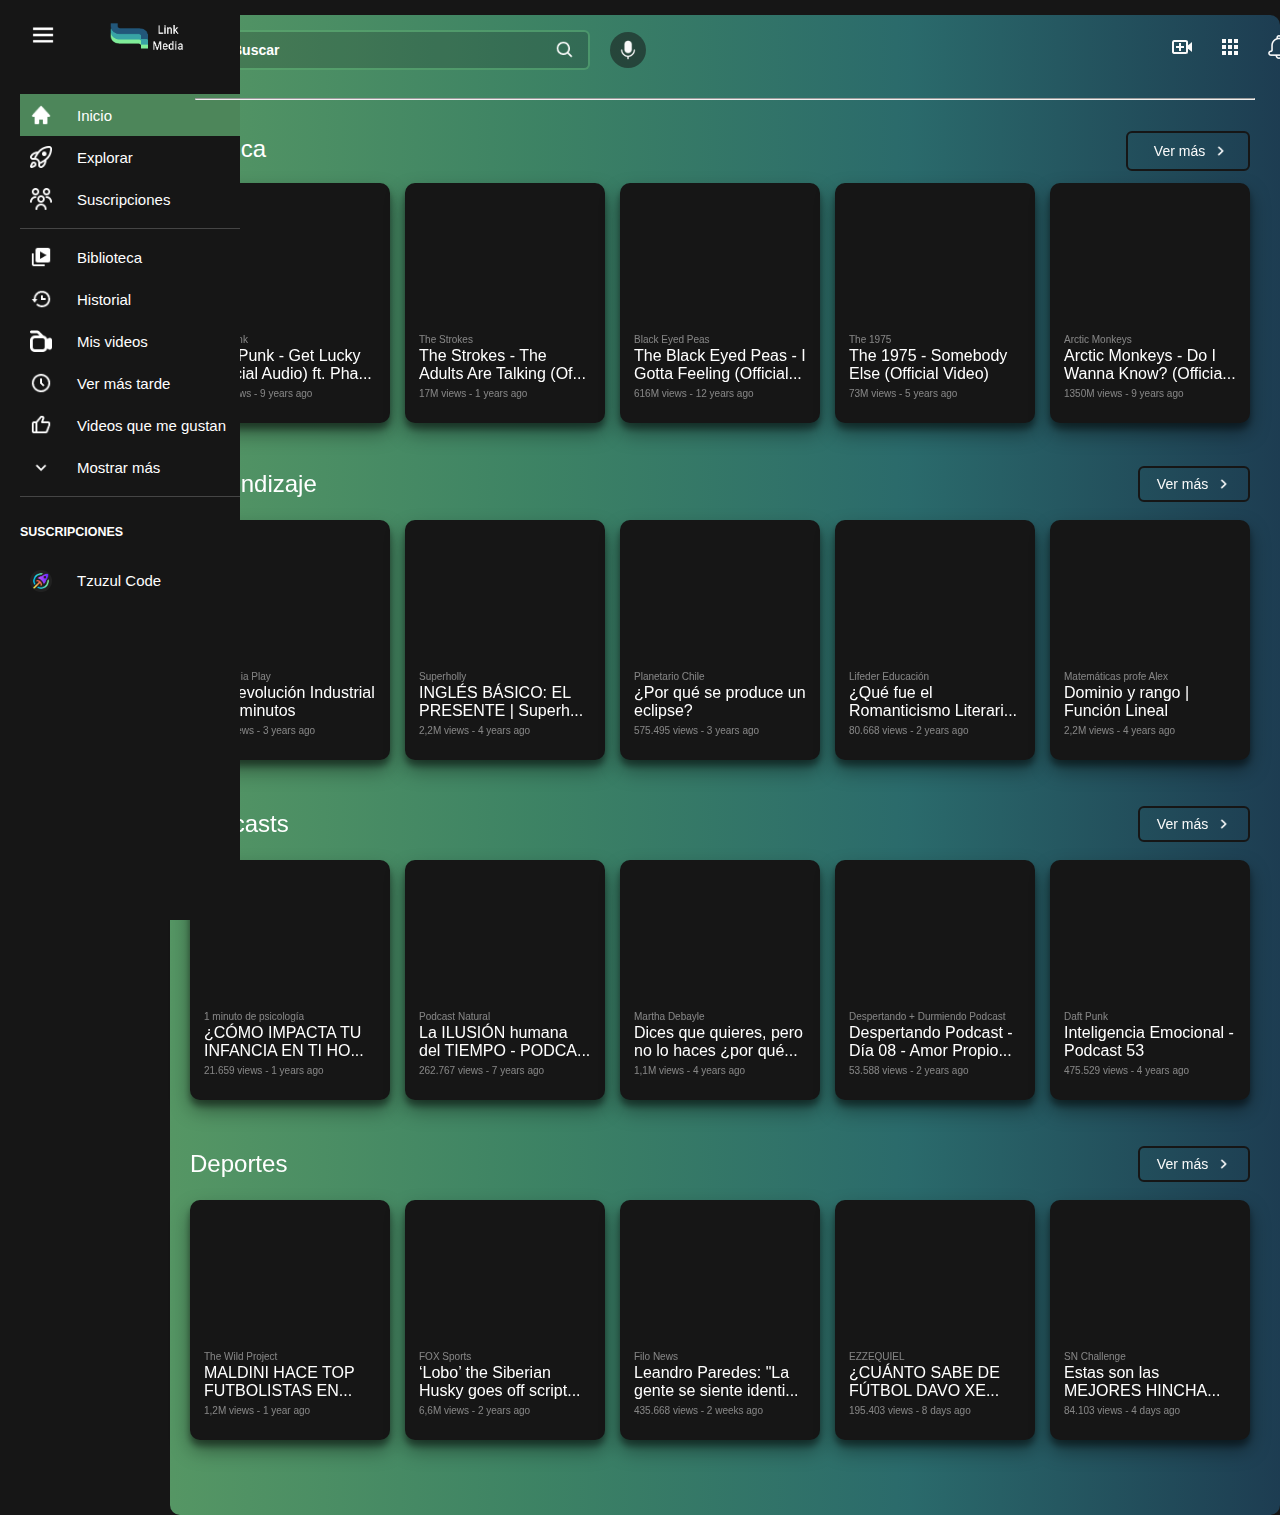
<file: index.html>
<!DOCTYPE html>
<html lang="en">

<head>
    <meta charset="UTF-8">
    <meta http-equiv="X-UA-Compatible" content="IE=edge">
    <meta name="viewport" content="width=device-width, initial-scale=1.0">
    <link rel="stylesheet" href="style.css" />
    <title>Document</title>
</head>

<body>
    <aside>
        <img src="images/menu.png" width="30px" height="30px">
        <img class="logo" src="images/logo.png" width="100px" height="60px">
        <div class="menu-items">
            <div>
                <img src="images/home.png" width="22px" height="22px">
                <a href='#'>Inicio</a>
            </div>
            <div>
                <img src="images/rocket.png" width="22px" height="22px">
                <a href='#'>Explorar</a>
            </div>
            <div>
                <img src="images/users.png" width="22px" height="22px">
                <a href='#'>Suscripciones</a>
            </div>
            <hr>
            <div>
                <img src="images/videos.png" width="22px" height="22px">
                <a href='#'>Biblioteca</a>
            </div>
            <div>
                <img src="images/history.png" width="22px" height="22px">
                <a href='#'>Historial</a>
            </div>
            <div>
                <img src="images/video-camera.png" width="22px" height="22px">
                <a href='#'>Mis videos</a>
            </div>
            <div>
                <img src="images/clock.png" width="22px" height="22px">
                <a href='#'>Ver más tarde</a>
            </div>
            <div>
                <img src="images/like.png" width="22px" height="22px">
                <a href='#'>Videos que me gustan</a>
            </div>
            <div>
                <img src="images/arrow.png" width="22px" height="22px">
                <a href='#'>Mostrar más</a>
            </div>
            <hr>
            <h5>SUSCRIPCIONES</h5>
            <div class="channels">
                <img src="images/tzuzul-code.jpg" width="22px" height="22px">
                Tzuzul Code
            </div>
        </div>
    </aside>

    <main>
        <div>
            <nav>
                <div class="search">
                    <img src="images/search.png">
                    <input placeholder="Buscar" type="search" class="input">
                </div>
                <img class="voice" src="images/icon-microphone.png">
                <div class="nav-icons">
                    <img src="images/icon-video.png">
                    <img src="images/icon-grid.png">
                    <img src="images/icon-notification.png">
                    <img src="images/icon-user.png">
                </div>
                <hr>
            </nav>

            <div class="multimedia">
                <div class="musica">
                    Música
                    <div>
                        <a href="loader.html" class="btn">
                            Ver más
                            <img src="images/arrow-right.png">
                        </a>

                    </div>
                </div>
                <div class="musica1">
                    <iframe width="100%" height="130px" src="https://www.youtube.com/embed/CCHdMIEGaaM" title="YouTube video player" frameborder="0" allow="accelerometer; autoplay; clipboard-write; encrypted-media; gyroscope; picture-in-picture" allowfullscreen></iframe>
                    <div>
                        <span>Daft Punk</span><br>
                        Daft Punk - Get Lucky (Official Audio) ft. Pha...<br>
                        <span>23M views - 9 years ago</span>
                    </div>
                </div>
                <div class="musica2">
                    <iframe width="100%" height="130px" src="https://www.youtube.com/embed/ewOPQZZn4SY" title="YouTube video player" frameborder="0" allow="accelerometer; autoplay; clipboard-write; encrypted-media; gyroscope; picture-in-picture" allowfullscreen></iframe>
                    <div>
                        <span>The Strokes</span><br>
                        The Strokes - The Adults Are Talking (Of...<br>
                        <span>17M views - 1 years ago</span>
                    </div>
                </div>
                <div class="musica3">
                    <iframe width="100%" height="130px" src="https://www.youtube.com/embed/uSD4vsh1zDA" title="YouTube video player" frameborder="0" allow="accelerometer; autoplay; clipboard-write; encrypted-media; gyroscope; picture-in-picture" allowfullscreen></iframe>
                    <div>
                        <span>Black Eyed Peas</span><br>
                        The Black Eyed Peas - I Gotta Feeling (Official...<br>
                        <span>616M views - 12 years ago</span>
                    </div>
                </div>
                <div class="musica4">
                    <iframe width="100%" height="130px" src="https://www.youtube.com/embed/Bimd2nZirT4" title="YouTube video player" frameborder="0" allow="accelerometer; autoplay; clipboard-write; encrypted-media; gyroscope; picture-in-picture" allowfullscreen></iframe>
                    <div>
                        <span>The 1975</span><br>
                        The 1975 - Somebody Else (Official Video)<br>
                        <span>73M views - 5 years ago</span>
                    </div>
                </div>
                <div class="musica5">
                    <iframe width="100%" height="130px" src="https://www.youtube.com/embed/bpOSxM0rNPM" title="YouTube video player" frameborder="0" allow="accelerometer; autoplay; clipboard-write; encrypted-media; gyroscope; picture-in-picture" allowfullscreen></iframe>
                    <div>
                        <span>Arctic Monkeys</span><br>
                        Arctic Monkeys - Do I Wanna Know? (Officia...<br>
                        <span>1350M views - 9 years ago</span>
                    </div>
                </div>

                <div class="aprendizaje">
                    Aprendizaje
                    <div>
                        <button>
                            Ver más
                            <img src="images/arrow-right.png">
                        </button>
                    </div>
                </div>
                <div class="aprendizaje1">
                    <iframe width="100%" height="130px" src="https://www.youtube.com/embed/3LQAnFEADl4" title="YouTube video player" frameborder="0" allow="accelerometer; autoplay; clipboard-write; encrypted-media; gyroscope; picture-in-picture" allowfullscreen></iframe>
                    <div>
                        <span>Academia Play</span><br>
                        La Revolución Industrial en 7 minutos<br>
                        <span>3,4M views - 3 years ago</span>
                    </div>
                </div>
                <div class="aprendizaje2">
                    <iframe width="100%" height="130px" src="https://www.youtube.com/embed/sAlYXC4Aihw" title="YouTube video player" frameborder="0" allow="accelerometer; autoplay; clipboard-write; encrypted-media; gyroscope; picture-in-picture" allowfullscreen></iframe>
                    <div>
                        <span>Superholly</span><br>
                        INGLÉS BÁSICO: EL PRESENTE | Superh...<br>
                        <span>2,2M views - 4 years ago</span>
                    </div>
                </div>
                <div class="aprendizaje3">
                    <iframe width="100%" height="130px" src="https://www.youtube.com/embed/hqR-vmO-7HM" title="YouTube video player" frameborder="0" allow="accelerometer; autoplay; clipboard-write; encrypted-media; gyroscope; picture-in-picture" allowfullscreen></iframe>
                    <div>
                        <span>Planetario Chile</span><br>
                        ¿Por qué se produce un eclipse?<br>
                        <span>575.495 views - 3 years ago</span>
                    </div>
                </div>
                <div class="aprendizaje4">
                    <iframe width="100%" height="130px" src="https://www.youtube.com/embed/nthEUEaaDWM" title="YouTube video player" frameborder="0" allow="accelerometer; autoplay; clipboard-write; encrypted-media; gyroscope; picture-in-picture" allowfullscreen></iframe>
                    <div>
                        <span>Lifeder Educación</span><br>
                        ¿Qué fue el Romanticismo Literari...<br>
                        <span>80.668 views - 2 years ago</span>
                    </div>
                </div>
                <div class="aprendizaje5">
                    <iframe width="100%" height="130px" src="https://www.youtube.com/embed/G-sduIBzvVU" title="YouTube video player" frameborder="0" allow="accelerometer; autoplay; clipboard-write; encrypted-media; gyroscope; picture-in-picture" allowfullscreen></iframe>
                    <div>
                        <span>Matemáticas profe Alex</span><br>
                        Dominio y rango | Función Lineal<br>
                        <span>2,2M views - 4 years ago</span>
                    </div>
                </div>

                <div class="podcasts">
                    Podcasts
                    <div>
                        <button>
                            Ver más
                            <img src="images/arrow-right.png">
                        </button>
                    </div>
                </div>
                <div class="podcasts1">
                    <iframe width="100%" height="130px" src="https://www.youtube.com/embed/rjSKVP6pNkI" title="YouTube video player" frameborder="0" allow="accelerometer; autoplay; clipboard-write; encrypted-media; gyroscope; picture-in-picture" allowfullscreen></iframe>
                    <div>
                        <span>1 minuto de psicología</span><br>
                        ¿CÓMO IMPACTA TU INFANCIA EN TI HO...<br>
                        <span>21.659 views - 1 years ago</span>
                    </div>
                </div>
                <div class="podcasts2">
                    <iframe width="100%" height="130px" src="https://www.youtube.com/embed/kevf0Pkvs9s" title="YouTube video player" frameborder="0" allow="accelerometer; autoplay; clipboard-write; encrypted-media; gyroscope; picture-in-picture" allowfullscreen></iframe>
                    <div>
                        <span>Podcast Natural</span><br>
                        La ILUSIÓN humana del TIEMPO - PODCA...<br>
                        <span>262.767 views - 7 years ago</span>
                    </div>
                </div>
                <div class="podcasts3">
                    <iframe width="100%" height="130px" src="https://www.youtube.com/embed/dyjXSG-kVkk" title="YouTube video player" frameborder="0" allow="accelerometer; autoplay; clipboard-write; encrypted-media; gyroscope; picture-in-picture" allowfullscreen></iframe>
                    <div>
                        <span>Martha Debayle</span><br>
                        Dices que quieres, pero no lo haces ¿por qué...<br>
                        <span>1,1M views - 4 years ago</span>
                    </div>
                </div>
                <div class="podcasts4">
                    <iframe width="100%" height="130px" src="https://www.youtube.com/embed/4xj3M6GtabE" title="YouTube video player" frameborder="0" allow="accelerometer; autoplay; clipboard-write; encrypted-media; gyroscope; picture-in-picture" allowfullscreen></iframe>
                    <div>
                        <span>Despertando + Durmiendo Podcast</span><br>
                        Despertando Podcast - Día 08 - Amor Propio...<br>
                        <span>53.588 views - 2 years ago</span>
                    </div>
                </div>
                <div class="podcasts5">
                    <iframe width="100%" height="130px" src="https://www.youtube.com/embed/WDqXWA5pBUE" title="YouTube video player" frameborder="0" allow="accelerometer; autoplay; clipboard-write; encrypted-media; gyroscope; picture-in-picture" allowfullscreen></iframe>
                    <div>
                        <span>Daft Punk</span><br>
                        Inteligencia Emocional - Podcast 53<br>
                        <span>475.529 views - 4 years ago</span>
                    </div>
                </div>

                <div class="deporte">
                    Deportes
                    <div>
                        <button>
                            Ver más
                            <img src="images/arrow-right.png">
                        </button>
                    </div>
                </div>
                <div class="deporte1">
                    <iframe width="100%" height="130px" src="https://www.youtube.com/embed/zaXwKUs1gZ4" title="YouTube video player" frameborder="0" allow="accelerometer; autoplay; clipboard-write; encrypted-media; gyroscope; picture-in-picture" allowfullscreen></iframe>
                    <div>
                        <span>The Wild Project</span><br>
                        MALDINI HACE TOP FUTBOLISTAS EN...<br>
                        <span>1,2M views - 1 year ago</span>
                    </div>
                </div>
                <div class="deporte2">
                    <iframe width="100%" height="130px" src="https://www.youtube.com/embed/mRWajW_99Cw" title="YouTube video player" frameborder="0" allow="accelerometer; autoplay; clipboard-write; encrypted-media; gyroscope; picture-in-picture" allowfullscreen></iframe>
                    <div>
                        <span>FOX Sports</span><br>
                        ‘Lobo’ the Siberian Husky goes off script...<br>
                        <span>6,6M views - 2 years ago</span>
                    </div>
                </div>
                <div class="deporte3">
                    <iframe width="100%" height="130px" src="https://www.youtube.com/embed/gwAxXYOPUK8" title="YouTube video player" frameborder="0" allow="accelerometer; autoplay; clipboard-write; encrypted-media; gyroscope; picture-in-picture" allowfullscreen></iframe>
                    <div>
                        <span>Filo News</span><br>
                        Leandro Paredes: "La gente se siente identi...<br>
                        <span>435.668 views - 2 weeks ago</span>
                    </div>
                </div>
                <div class="deporte4">
                    <iframe width="100%" height="130px" src="https://www.youtube.com/embed/b4WYK5Jowsw" title="YouTube video player" frameborder="0" allow="accelerometer; autoplay; clipboard-write; encrypted-media; gyroscope; picture-in-picture" allowfullscreen></iframe>
                    <div>
                        <span>EZZEQUIEL</span><br>
                        ¿CUÁNTO SABE DE FÚTBOL DAVO XE...<br>
                        <span>195.403 views - 8 days ago</span>
                    </div>
                </div>
                <div class="deporte5">
                    <iframe width="100%" height="130px" src="https://www.youtube.com/embed/H7ONn1mMqwg" title="YouTube video player" frameborder="0" allow="accelerometer; autoplay; clipboard-write; encrypted-media; gyroscope; picture-in-picture" allowfullscreen></iframe>
                    <div>
                        <span>SN Challenge</span><br>
                        Estas son las MEJORES HINCHA...<br>
                        <span>84.103 views - 4 days ago</span>
                    </div>
                </div>
            </div>

        </div>

    </main>

</body>

</html>
</file>
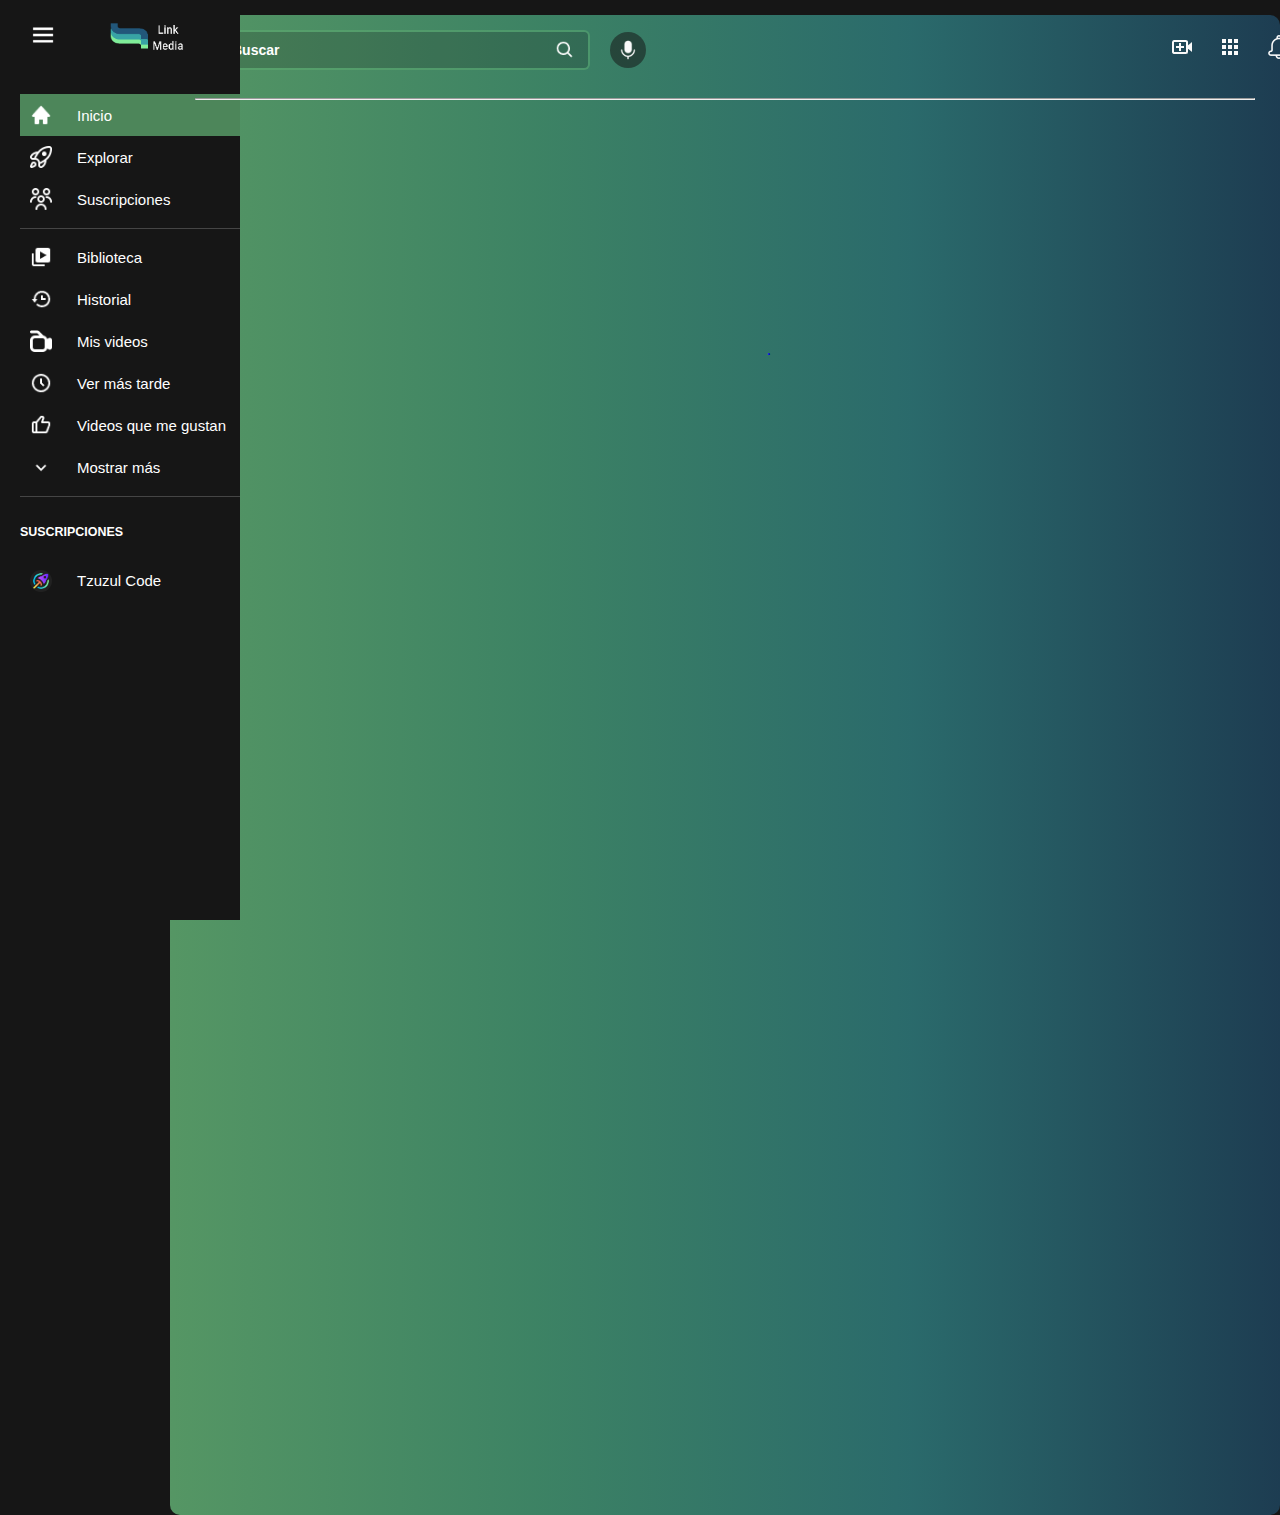
<file: loader.html>
<!DOCTYPE html>
<html lang="en">
<head>
    <meta charset="UTF-8">
    <meta http-equiv="X-UA-Compatible" content="IE=edge">
    <meta name="viewport" content="width=device-width, initial-scale=1.0">
    <link rel="stylesheet" href="style.css" />
    <title>Document</title>
</head>
<body>
    <aside>
        <img src="images/menu.png" width="30px" height="30px">
        <img class="logo" src="images/logo.png" width="100px" height="60px">
        <div class="menu-items">
            <div>
                <img src="images/home.png" width="22px" height="22px">
                <a href='#'>Inicio</a>
            </div>
            <div>
                <img src="images/rocket.png" width="22px" height="22px">
                <a href='#'>Explorar</a>
            </div>
            <div>
                <img src="images/users.png" width="22px" height="22px">
                <a href='#'>Suscripciones</a>
            </div>
            <hr>
            <div>
                <img src="images/videos.png" width="22px" height="22px">
                <a href='#'>Biblioteca</a>
            </div>
            <div>
                <img src="images/history.png" width="22px" height="22px">
                <a href='#'>Historial</a>
            </div>
            <div>
                <img src="images/video-camera.png" width="22px" height="22px">
                <a href='#'>Mis videos</a>
            </div>
            <div>
                <img src="images/clock.png" width="22px" height="22px">
                <a href='#'>Ver más tarde</a>
            </div>
            <div>
                <img src="images/like.png" width="22px" height="22px">
                <a href='#'>Videos que me gustan</a>
            </div>
            <div>
                <img src="images/arrow.png" width="22px" height="22px">
                <a href='#'>Mostrar más</a>
            </div>
            <hr>

            <h5>SUSCRIPCIONES</h5>
            <div class="channels">
                <img src="images/tzuzul-code.jpg" width="22px" height="22px">
                Tzuzul Code
            </div>
        </div>
    </aside>

    <main>
        <div>
            <nav>
                <div class="search">
                    <img src="images/search.png">
                    <input placeholder="Buscar" type="search" class="input">
                </div>
                <img class="voice" src="images/icon-microphone.png">
                <div class="nav-icons">
                    <img src="images/icon-video.png">
                    <img src="images/icon-grid.png">
                    <img src="images/icon-notification.png">
                    <img src="images/icon-user.png">
                </div>
                <hr>
            </nav>
        </div>
    </main>

    <div class="loader">
        <span></span>
        <span></span>
        <span></span>
        <a href="music.html">.</a>
      </div>
</body>
</html>
</file>
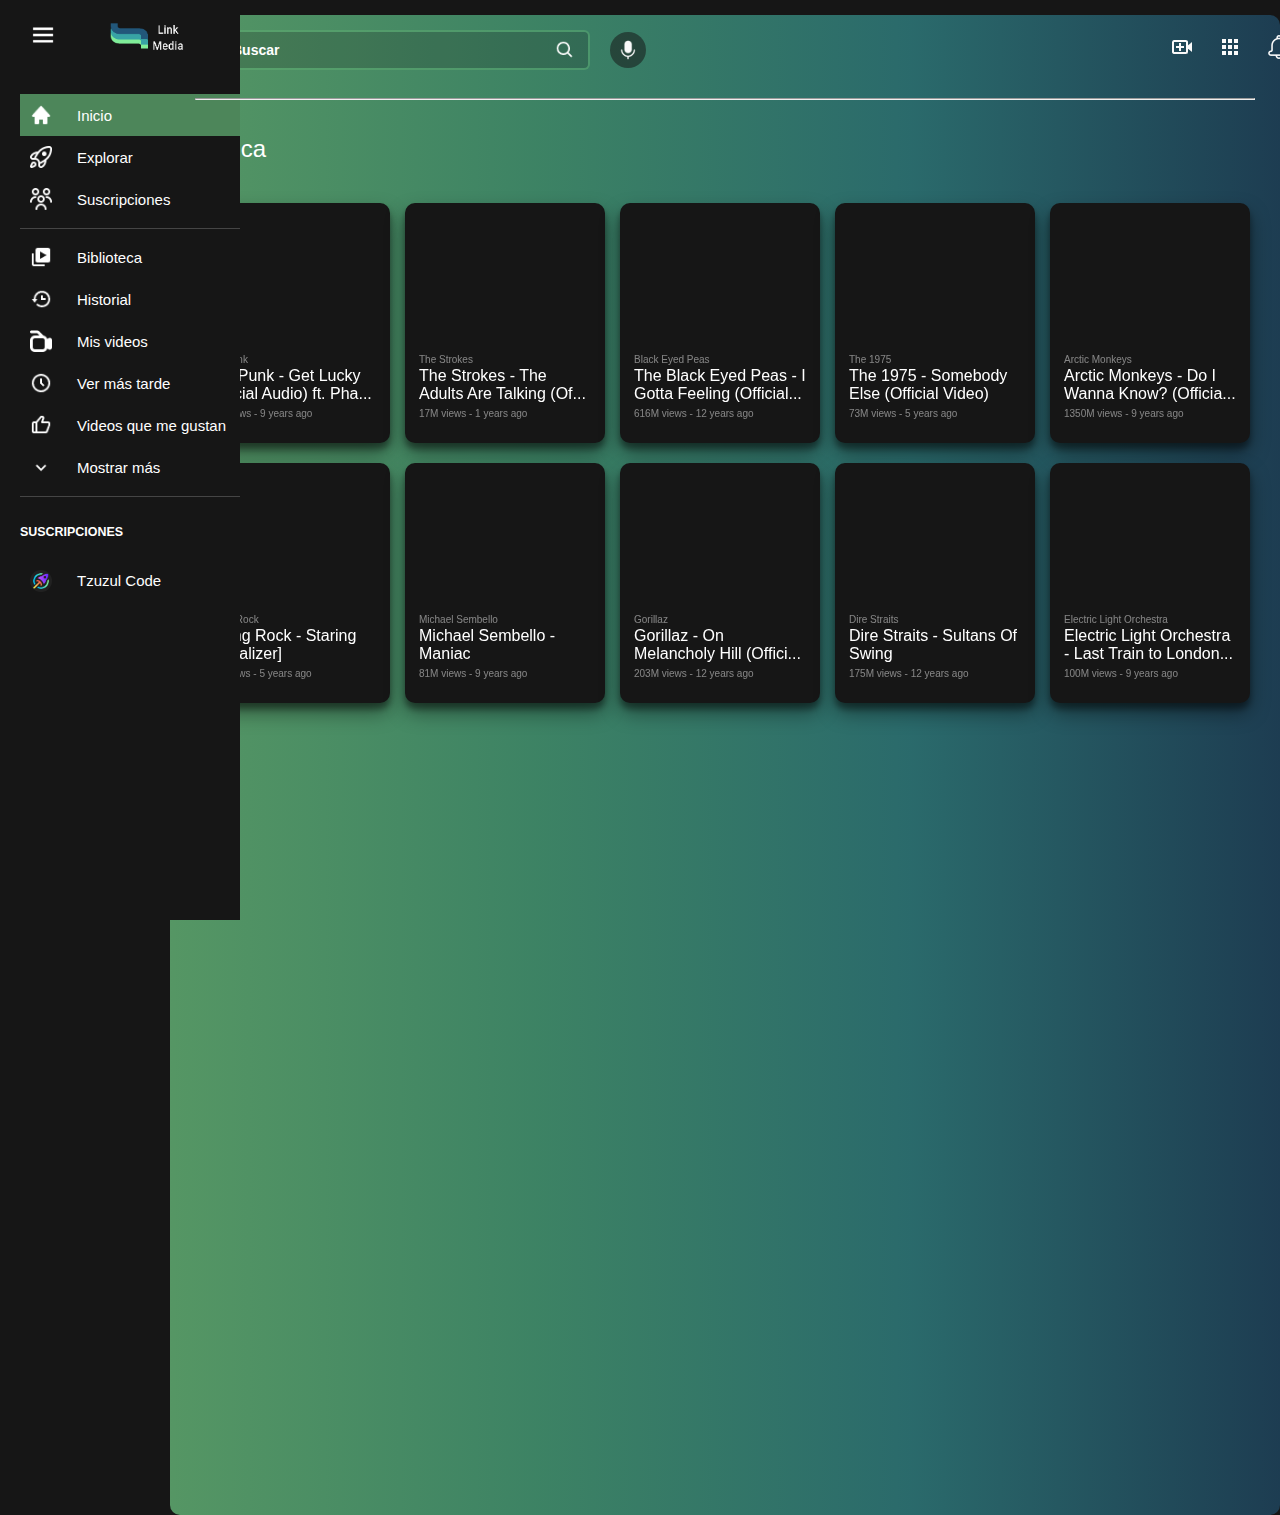
<file: music.html>
<!DOCTYPE html>
<html lang="en">

<head>
    <meta charset="UTF-8">
    <meta http-equiv="X-UA-Compatible" content="IE=edge">
    <meta name="viewport" content="width=device-width, initial-scale=1.0">
    <link rel="stylesheet" href="style.css" />
    <title>Document</title>
</head>

<body>
    <aside>
        <img src="images/menu.png" width="30px" height="30px">
        <img class="logo" src="images/logo.png" width="100px" height="60px">
        <div class="menu-items">
            <div>
                <img src="images/home.png" width="22px" height="22px">
                <a href='#'>Inicio</a>
            </div>
            <div>
                <img src="images/rocket.png" width="22px" height="22px">
                <a href='#'>Explorar</a>
            </div>
            <div>
                <img src="images/users.png" width="22px" height="22px">
                <a href='#'>Suscripciones</a>
            </div>
            <hr>
            <div>
                <img src="images/videos.png" width="22px" height="22px">
                <a href='#'>Biblioteca</a>
            </div>
            <div>
                <img src="images/history.png" width="22px" height="22px">
                <a href='#'>Historial</a>
            </div>
            <div>
                <img src="images/video-camera.png" width="22px" height="22px">
                <a href='#'>Mis videos</a>
            </div>
            <div>
                <img src="images/clock.png" width="22px" height="22px">
                <a href='#'>Ver más tarde</a>
            </div>
            <div>
                <img src="images/like.png" width="22px" height="22px">
                <a href='#'>Videos que me gustan</a>
            </div>
            <div>
                <img src="images/arrow.png" width="22px" height="22px">
                <a href='#'>Mostrar más</a>
            </div>
            <hr>

            <h5>SUSCRIPCIONES</h5>
            <div class="channels">
                <img src="images/tzuzul-code.jpg" width="22px" height="22px">
                Tzuzul Code
            </div>
        </div>
    </aside>

    <main>
        <div>
            <nav>
                <div class="search">
                    <img src="images/search.png">
                    <input placeholder="Buscar" type="search" class="input">
                </div>
                <img class="voice" src="images/icon-microphone.png">
                <div class="nav-icons">
                    <img src="images/icon-video.png">
                    <img src="images/icon-grid.png">
                    <img src="images/icon-notification.png">
                    <img src="images/icon-user.png">
                </div>
                <hr>
            </nav>

            <div class="multimedia-musica">
                <div class="musica">Música</div>
                <div class="musica1">
                    <iframe width="100%" height="130px" src="https://www.youtube.com/embed/CCHdMIEGaaM"
                        title="YouTube video player" frameborder="0"
                        allow="accelerometer; autoplay; clipboard-write; encrypted-media; gyroscope; picture-in-picture"
                        allowfullscreen></iframe>
                    <div>
                        <span>Daft Punk</span><br>
                        Daft Punk - Get Lucky (Official Audio) ft. Pha...<br>
                        <span>23M views - 9 years ago</span>
                    </div>
                </div>
                <div class="musica2">
                    <iframe width="100%" height="130px" src="https://www.youtube.com/embed/ewOPQZZn4SY"
                        title="YouTube video player" frameborder="0"
                        allow="accelerometer; autoplay; clipboard-write; encrypted-media; gyroscope; picture-in-picture"
                        allowfullscreen></iframe>
                    <div>
                        <span>The Strokes</span><br>
                        The Strokes - The Adults Are Talking (Of...<br>
                        <span>17M views - 1 years ago</span>
                    </div>
                </div>
                <div class="musica3">
                    <iframe width="100%" height="130px" src="https://www.youtube.com/embed/uSD4vsh1zDA"
                        title="YouTube video player" frameborder="0"
                        allow="accelerometer; autoplay; clipboard-write; encrypted-media; gyroscope; picture-in-picture"
                        allowfullscreen></iframe>
                    <div>
                        <span>Black Eyed Peas</span><br>
                        The Black Eyed Peas - I Gotta Feeling (Official...<br>
                        <span>616M views - 12 years ago</span>
                    </div>
                </div>
                <div class="musica4">
                    <iframe width="100%" height="130px" src="https://www.youtube.com/embed/Bimd2nZirT4"
                        title="YouTube video player" frameborder="0"
                        allow="accelerometer; autoplay; clipboard-write; encrypted-media; gyroscope; picture-in-picture"
                        allowfullscreen></iframe>
                    <div>
                        <span>The 1975</span><br>
                        The 1975 - Somebody Else (Official Video)<br>
                        <span>73M views - 5 years ago</span>
                    </div>
                </div>
                <div class="musica5">
                    <iframe width="100%" height="130px" src="https://www.youtube.com/embed/bpOSxM0rNPM"
                        title="YouTube video player" frameborder="0"
                        allow="accelerometer; autoplay; clipboard-write; encrypted-media; gyroscope; picture-in-picture"
                        allowfullscreen></iframe>
                    <div>
                        <span>Arctic Monkeys</span><br>
                        Arctic Monkeys - Do I Wanna Know? (Officia...<br>
                        <span>1350M views - 9 years ago</span>
                    </div>
                </div>
                <div class="musica6">
                    <iframe width="100%" height="130px" src="https://www.youtube.com/embed/RXpe-kbDJE8" title="YouTube video player" frameborder="0" allow="accelerometer; autoplay; clipboard-write; encrypted-media; gyroscope; picture-in-picture" allowfullscreen></iframe>
                    <div>
                        <span>Tipling Rock</span><br>
                        Tipling Rock - Staring [Visualizer]<br>
                        <span>11M views - 5 years ago</span>
                    </div>
                </div>
                <div class="musica7">
                    <iframe width="100%" height="130px" src="https://www.youtube.com/embed/6GCNUeTFSbA" title="YouTube video player" frameborder="0" allow="accelerometer; autoplay; clipboard-write; encrypted-media; gyroscope; picture-in-picture" allowfullscreen></iframe>
                    <div>
                        <span>Michael Sembello</span><br>
                        Michael Sembello - Maniac<br>
                        <span>81M views - 9 years ago</span>
                    </div>
                </div>
                <div class="musica8">
                    <iframe width="100%" height="130px" src="https://www.youtube.com/embed/04mfKJWDSzI" title="YouTube video player" frameborder="0" allow="accelerometer; autoplay; clipboard-write; encrypted-media; gyroscope; picture-in-picture" allowfullscreen></iframe>
                    <div>
                        <span>Gorillaz</span><br>
                        Gorillaz - On Melancholy Hill (Offici...<br>
                        <span>203M views - 12 years ago</span>
                    </div>
                </div>
                <div class="musica9">
                    <iframe width="100%" height="130px" src="https://www.youtube.com/embed/h0ffIJ7ZO4U" title="YouTube video player" frameborder="0" allow="accelerometer; autoplay; clipboard-write; encrypted-media; gyroscope; picture-in-picture" allowfullscreen></iframe>
                    <div>
                        <span>Dire Straits</span><br>
                        Dire Straits - Sultans Of Swing<br>
                        <span>175M views - 12 years ago</span>
                    </div>
                </div>
                <div class="musica10">
                    <iframe width="100%" height="130px" src="https://www.youtube.com/embed/Up4WjdabA2c" title="YouTube video player" frameborder="0" allow="accelerometer; autoplay; clipboard-write; encrypted-media; gyroscope; picture-in-picture" allowfullscreen></iframe>
                    <div>
                        <span>Electric Light Orchestra</span><br>
                        Electric Light Orchestra - Last Train to London...<br>
                        <span>100M views - 9 years ago</span>
                    </div>
                </div>
            </div>
        </div>

    </main>

</body>

</html>
</file>
<file: style.css>
body{
    display: flex;
    justify-content: flex-end;

    margin: 0;
    padding: 0;

    font-family: Roboto, Arial, sans-serif;
    background-color: #161616;
    color: white;
}

/*------------SIDEMENU------------*/
aside{

    position:fixed;
        top:0;
        left:0;

    height: 100%;
    width:220px;
    padding-left: 20px;
    padding-top: 20px;
    background: #161616;
}
aside>img {
    padding-left: 8px;
}
.logo {
    position: absolute;
    top: 5px;
    left: 90px;
}
/*------SIDEMENU: items------*/
.menu-items {
    display: flex;
    flex-direction: column;
    padding-top: 40px;
    cursor: pointer;
    font-size: 15px;
    font-weight: 300;
}
.menu-items div {
    display: flex;
    align-items: center;
    padding:10px;
    
    background: #161616;
    color: white;
}
.menu-items div:hover {
    background-color: #80ed9985;
    transition: 0.5s all;
}
.menu-items div:first-child {
    background-color: #80ed9985;
}
.menu-items div a {
    text-decoration:none;
    color: white;
}
.menu-items div img {
    margin-right: 25px;
}
.menu-items hr {
    width: 100%;
    height: 1px;
    background-color: rgba(255, 255, 255, 0.205);
    border: none;
}
/*------SIDEMENU: channels------*/
header h5 {
    font-size: 14px;
    font-weight: 800;
    color: #7c7c7c;
}
.channels img {
    border-radius: 100%;
}

/*------------MAIN------------*/
main {
    display: flex;
    justify-content: flex-end;

    width: 1110px;
    height: 1500px;
}

main>div {
    width: 100%;
    height: 100%;
    margin-top: 15px;
    margin-bottom: 15px;
    
    border-radius: 10px;
    background: linear-gradient(90deg, #80ED9998, #57CC9998, #38A3A598, #22577A98);
}

/*------MAIN: nav------*/
nav {
    height: 60px;
    padding: 0 20px;
    margin-bottom: 60px;
    /*background-color: blueviolet;*/
}

.nav-icons {
    width: 200px;
    position: absolute;
        top: 35px;
        left: 1150px;
}

.nav-icons img {
    margin-left: 20px;
}

nav hr {
    width: 1058px;
    position: relative;
        top:-30px;
    color: #fafafa60;
}

.search{
    display: flex;
    align-items: center;
    padding-top: 5px;
    width: 400px;
    height: 60px;
    background: none;
}
.input {
    width: 400px;
    height: 40px;
    padding-left: 20px;
    
    transition: .3s ease;
    border: 2px solid #80ed9956;
    border-radius: 6px;
    font-weight: 600;
    line-height: 28px;
    background-color: #16161631;
    color: #161616;
   }
   
.input::placeholder {
    color: #ffffff;
    font-size: 14px;
   }
   
.input:focus, input:hover {
    outline: none;
    border-color: #80ED9957;
    background-color: #ffffff4f;
    box-shadow: 0 0 0 4px #16161621;
   }
   
.search img {
    width: 20px;
    height: 20px;
    position: relative;
        left: 365px;
}
.voice {
    width: 20px;
    height: 20px;
    position: relative;
        left: 420px;
        top: -48px;
    cursor: pointer;
    background-color: #1616168a;
    border-radius: 100%;
    padding: 8px;
}

.voice:hover {
    transform: scale(1.2,1.2);
    transition: 0.5s all;
}

.multimedia {
    display: grid; 
    grid-template-columns: repeat(5, 200px); 
    grid-template-rows: 40px 240px ; 
    gap: 0px 15px; 
    grid-template-areas: 
        "musica musica musica musica musica"
        "musica1 musica2 musica3 musica4 musica5"
        "aprendizaje aprendizaje aprendizaje aprendizaje aprendizaje"
        "aprendizaje1 aprendizaje2 aprendizaje3 aprendizaje4 aprendizaje5"
        "podcasts podcasts podcasts podcasts podcasts"
        "podcasts1 podcasts2 podcasts3 podcasts4 podcasts5"
        "deporte deporte deporte deporte deporte"
        "deporte1 deporte2 deporte3 deporte4 deporte5"; 
    margin-right: 20px;
    padding-left: 20px;
    background: none;
}
.multimedia span {
    color: #ffffff79;
    font-size: 10px;
}

/*----------------MUSICA----------------*/
.musica {
    grid-area: musica;

    font-size: 24px;
    font-weight: 500;
}
/*--------Botón--------*/
.musica div {
    width: 136px;
    position: relative;
        top: -32px;
        left: 936px;
}
.btn {
    display: flex;
    justify-content: center;
    align-items: center;
    width: 8em;
    height: 2.6em;
    padding-left: 8px;
    position: relative;
    overflow: hidden;
   
    transition: color .5s;
    cursor: pointer;
    z-index: 1;
    font-size: 14px;
    font-weight: 500;
    border-radius: 6px;
    text-decoration: none;
    border: 2px solid #161616;
    color: #fafafa;
    background-color: transparent;
}
.btn img {
    width: 20px;
    height: 20px;
    margin-left: 5px;
}
   
.btn:before {
    content: "";
    position: absolute;
    z-index: -1;
    
    height: 150px;
    width: 200px;
    border-radius: 50%;
    background: #161616;
}
   
.btn:hover {
    color: #fff;
}
   
.btn:before {
    top: 100%;
    left: 100%;
    transition: all .7s;
}
   
.btn:hover:before {
    top: -30px;
    left: -30px;
}
   
.btn:active:before {
    background: #161616;
    transition: background 0s;
}

/*--------5 videos música--------*/
.musica1 {
    grid-area: musica1;
    height: 240px;
    margin-top: 8px;
    border-radius: 10px;
    box-shadow: rgba(0, 0, 0, 0.4) 0px 10px 20px, rgba(0, 0, 0, 0.4) 0px 6px 6px;
    background-color: #161616;
}
.musica1:hover {
    transform: scale(1.05,1.05);
    transition: 1s all;
}
.musica1 div:nth-child(2) {
    padding: 12px 14px 0 14px;
}
.musica2 {
    grid-area: musica2;
    height: 240px;
    margin-top: 8px;
    border-radius: 10px;
    box-shadow: rgba(0, 0, 0, 0.4) 0px 10px 20px, rgba(0, 0, 0, 0.4) 0px 6px 6px;
    background-color: #161616;
}
.musica2:hover {
    transform: scale(1.05,1.05);
    transition: 1s all;
}
.musica2 div:nth-child(2){
    padding: 12px 14px 0 14px;
}
.musica3 {
    grid-area: musica3;
    height: 240px;
    margin-top: 8px;
    border-radius: 10px;
    box-shadow: rgba(0, 0, 0, 0.4) 0px 10px 20px, rgba(0, 0, 0, 0.4) 0px 6px 6px;
    background-color: #161616;
}
.musica3:hover {
    transform: scale(1.05,1.05);
    transition: 1s all;
}
.musica3 div:nth-child(2){
    padding: 12px 14px 0 14px;
}
.musica4 {
    grid-area: musica4;
    height: 240px;
    margin-top: 8px;
    border-radius: 10px;
    box-shadow: rgba(0, 0, 0, 0.4) 0px 10px 20px, rgba(0, 0, 0, 0.4) 0px 6px 6px;
    background-color: #161616;
}
.musica4:hover {
    transform: scale(1.05,1.05);
    transition: 1s all;
}
.musica4 div:nth-child(2){
    padding: 12px 14px 0 14px;
}
.musica5 {
    grid-area: musica5;
    height: 240px;
    margin-top: 8px;
    border-radius: 10px;
    box-shadow: rgba(0, 0, 0, 0.4) 0px 10px 20px, rgba(0, 0, 0, 0.4) 0px 6px 6px;
    background-color: #161616;
}
.musica5:hover {
    transform: scale(1.05,1.05);
    transition: 1s all;
}
.musica5 div:nth-child(2){
    padding: 12px 14px 0 14px;
}

/*-----------MUSIC.html-----------*/
.musica6 {
    grid-area: musica6;
    height: 240px;
    margin-top: 8px;
    border-radius: 10px;
    box-shadow: rgba(0, 0, 0, 0.4) 0px 10px 20px, rgba(0, 0, 0, 0.4) 0px 6px 6px;
    background-color: #161616;
}
.musica6:hover {
    transform: scale(1.05,1.05);
    transition: 1s all;
}
.musica6 div:nth-child(2){
    padding: 12px 14px 0 14px;
}
.musica7 {
    grid-area: musica7;
    height: 240px;
    margin-top: 8px;
    border-radius: 10px;
    box-shadow: rgba(0, 0, 0, 0.4) 0px 10px 20px, rgba(0, 0, 0, 0.4) 0px 6px 6px;
    background-color: #161616;
}
.musica7:hover {
    transform: scale(1.05,1.05);
    transition: 1s all;
}
.musica7 div:nth-child(2){
    padding: 12px 14px 0 14px;
}
.musica8 {
    grid-area: musica8;
    height: 240px;
    margin-top: 8px;
    border-radius: 10px;
    box-shadow: rgba(0, 0, 0, 0.4) 0px 10px 20px, rgba(0, 0, 0, 0.4) 0px 6px 6px;
    background-color: #161616;
}
.musica8:hover {
    transform: scale(1.05,1.05);
    transition: 1s all;
}
.musica8 div:nth-child(2){
    padding: 12px 14px 0 14px;
}
.musica9 {
    grid-area: musica9;
    height: 240px;
    margin-top: 8px;
    border-radius: 10px;
    box-shadow: rgba(0, 0, 0, 0.4) 0px 10px 20px, rgba(0, 0, 0, 0.4) 0px 6px 6px;
    background-color: #161616;
}
.musica9:hover {
    transform: scale(1.05,1.05);
    transition: 1s all;
}
.musica9 div:nth-child(2){
    padding: 12px 14px 0 14px;
}
.musica10 {
    grid-area: musica10;
    height: 240px;
    margin-top: 8px;
    border-radius: 10px;
    box-shadow: rgba(0, 0, 0, 0.4) 0px 10px 20px, rgba(0, 0, 0, 0.4) 0px 6px 6px;
    background-color: #161616;
}
.musica10:hover {
    transform: scale(1.05,1.05);
    transition: 1s all;
}
.musica10 div:nth-child(2){
    padding: 12px 14px 0 14px;
}
/*----------------APRENDIZAJE----------------*/
.aprendizaje {
    grid-area: aprendizaje;
    height: 40px;
    margin-top: 55px;
    margin-bottom: 10px;
    font-size: 24px;
    font-weight: 500;
}
/*--------Botón--------*/
.aprendizaje div {
    width: 136px;
    position: relative;
        top: -32px;
        left: 948px;
}
button {
    display: flex;
    justify-content: center;
    align-items: center;
    width: 8em;
    height: 2.6em;
    padding-left: 8px;
    position: relative;
    overflow: hidden;
   
    transition: color .5s;
    cursor: pointer;
    z-index: 1;
    font-size: 14px;
    font-weight: 500;
    border-radius: 6px;
    border: 2px solid #161616;
    color: #fafafa;
    background-color: transparent;
}

button img {
    width: 20px;
    height: 20px;
    margin-left: 5px;
}
   
button:before {
    content: "";
    position: absolute;
    z-index: -1;
    
    height: 150px;
    width: 200px;
    
    border-radius: 50%;
    background: #161616;
}
   
button:hover {
    color: #fff;
}
   
button:before {
    top: 100%;
    left: 100%;
    transition: all .7s;
}
   
button:hover:before {
    top: -30px;
    left: -30px;
}
   
button:active:before {
    background: #161616;
    transition: background 0s;
}

/*--------5 videos aprendizaje--------*/
.aprendizaje1 {
    grid-area: aprendizaje1;
    height: 240px;
    border-radius: 10px;
    box-shadow: rgba(0, 0, 0, 0.4) 0px 10px 20px, rgba(0, 0, 0, 0.4) 0px 6px 6px;
    background-color: #161616;
}
.aprendizaje1:hover {
    transform: scale(1.05,1.05);
    transition: 1s all;
}
.aprendizaje1 div:nth-child(2){
    padding: 12px 14px 0 14px;
}
.aprendizaje2 {
    grid-area: aprendizaje2;
    height: 240px;
    border-radius: 10px;
    box-shadow: rgba(0, 0, 0, 0.4) 0px 10px 20px, rgba(0, 0, 0, 0.4) 0px 6px 6px;
    background-color: #161616;
}
.aprendizaje2:hover {
    transform: scale(1.05,1.05);
    transition: 1s all;
}
.aprendizaje2 div:nth-child(2){
    padding: 12px 14px 0 14px;
}
.aprendizaje3 {
    grid-area: aprendizaje3;
    height: 240px;
    border-radius: 10px;
    box-shadow: rgba(0, 0, 0, 0.4) 0px 10px 20px, rgba(0, 0, 0, 0.4) 0px 6px 6px;
    background-color: #161616;
}
.aprendizaje3:hover {
    transform: scale(1.05,1.05);
    transition: 1s all;
}
.aprendizaje3 div:nth-child(2){
    padding: 12px 14px 0 14px;
}
.aprendizaje4 {
    grid-area: aprendizaje4;
    height: 240px;
    border-radius: 10px;
    box-shadow: rgba(0, 0, 0, 0.4) 0px 10px 20px, rgba(0, 0, 0, 0.4) 0px 6px 6px;
    background-color: #161616;
}
.aprendizaje4:hover {
    transform: scale(1.05,1.05);
    transition: 1s all;
}
.aprendizaje4 div:nth-child(2){
    padding: 12px 14px 0 14px;
}
.aprendizaje5 {
    grid-area: aprendizaje5;
    height: 240px;
    border-radius: 10px;
    box-shadow: rgba(0, 0, 0, 0.4) 0px 10px 20px, rgba(0, 0, 0, 0.4) 0px 6px 6px;
    background-color: #161616;
}
.aprendizaje5:hover {
    transform: scale(1.05,1.05);
    transition: 1s all;
}
.aprendizaje5 div:nth-child(2){
    padding: 12px 14px 0 14px;
}

/*--------PODCASTS--------*/
.podcasts {
    grid-area: podcasts;
    height: 40px;
    margin-top: 50px;
    margin-bottom: 10px;
    font-size: 24px;
    font-weight: 500;
}

/*--------Botón--------*/
.podcasts div {
    width: 136px;
    position: relative;
        top: -32px;
        left: 948px;
}
button {
    display: flex;
    justify-content: center;
    align-items: center;
    width: 8em;
    height: 2.6em;
    padding-left: 8px;
    position: relative;
    overflow: hidden;
   
    transition: color .5s;
    cursor: pointer;
    z-index: 1;
    font-size: 14px;
    font-weight: 500;
    border-radius: 6px;
    border: 2px solid #161616;
    color: #fafafa;
    background-color: transparent;
}
button img {
    width: 20px;
    height: 20px;
    margin-left: 5px;
}
   
button:before {
    content: "";
    position: absolute;
    z-index: -1;
    
    height: 150px;
    width: 200px;
    border-radius: 50%;
    background: #161616;
}
   
button:hover {
    color: #fff;
}
   
button:before {
    top: 100%;
    left: 100%;
    transition: all .7s;
}
   
button:hover:before {
    top: -30px;
    left: -30px;
}
   
button:active:before {
    background: #161616;
    transition: background 0s;
}

/*--------5 videos podcasts--------*/
.podcasts1 {
    grid-area: podcasts1;
    height: 240px;
    border-radius: 10px;
    box-shadow: rgba(0, 0, 0, 0.4) 0px 10px 20px, rgba(0, 0, 0, 0.4) 0px 6px 6px;
    background-color: #161616;
}
.podcasts1:hover {
    transform: scale(1.05,1.05);
    transition: 1s all;
}
.podcasts1 div:nth-child(2){
    padding: 12px 14px 0 14px;
}
.podcasts2 {
    grid-area: podcasts2;
    height: 240px;
    border-radius: 10px;
    box-shadow: rgba(0, 0, 0, 0.4) 0px 10px 20px, rgba(0, 0, 0, 0.4) 0px 6px 6px;
    background-color: #161616;
}
.podcasts2:hover {
    transform: scale(1.05,1.05);
    transition: 1s all;
}
.podcasts2 div:nth-child(2){
    padding: 12px 14px 0 14px;
}
.podcasts3 {
    grid-area: podcasts3;
    height: 240px;
    border-radius: 10px;
    box-shadow: rgba(0, 0, 0, 0.4) 0px 10px 20px, rgba(0, 0, 0, 0.4) 0px 6px 6px;
    background-color: #161616;
}
.podcasts3:hover {
    transform: scale(1.05,1.05);
    transition: 1s all;
}
.podcasts3 div:nth-child(2){
    padding: 12px 14px 0 14px;
}
.podcasts4 {
    grid-area: podcasts4;
    height: 240px;
    border-radius: 10px;
    box-shadow: rgba(0, 0, 0, 0.4) 0px 10px 20px, rgba(0, 0, 0, 0.4) 0px 6px 6px;
    background-color: #161616;
}
.podcasts4:hover {
    transform: scale(1.05,1.05);
    transition: 1s all;
}
.podcasts4 div:nth-child(2){
    padding: 12px 14px 0 14px;
}
.podcasts5 {
    grid-area: podcasts5;
    height: 240px;
    border-radius: 10px;
    box-shadow: rgba(0, 0, 0, 0.4) 0px 10px 20px, rgba(0, 0, 0, 0.4) 0px 6px 6px;
    background-color: #161616;
}
.podcasts5:hover {
    transform: scale(1.05,1.05);
    transition: 1s all;
}
.podcasts5 div:nth-child(2){
    padding: 12px 14px 0 14px;
}

/*--------DEPORTE--------*/
.deporte {
    grid-area: deporte;
    height: 40px;
    margin-top: 50px;
    margin-bottom: 10px;
    font-size: 24px;
    font-weight: 500;
}

/*--------Botón--------*/
.deporte div {
    width: 136px;
    position: relative;
        top: -32px;
        left: 948px;
}
button {
    display: flex;
    justify-content: center;
    align-items: center;
    width: 8em;
    height: 2.6em;
    padding-left: 8px;
    position: relative;
    overflow: hidden;
   
    transition: color .5s;
    cursor: pointer;
    z-index: 1;
    font-size: 14px;
    font-weight: 500;
    border-radius: 6px;
    border: 2px solid #161616;
    color: #fafafa;
    background-color: transparent;
}
button img {
    width: 20px;
    height: 20px;
    margin-left: 5px;
}
   
button:before {
    content: "";
    position: absolute;
    z-index: -1;
    
    height: 150px;
    width: 200px;
    border-radius: 50%;
    background: #161616;
}
   
button:hover {
    color: #fff;
}
   
button:before {
    top: 100%;
    left: 100%;
    transition: all .7s;
}
   
button:hover:before {
    top: -30px;
    left: -30px;
}
   
button:active:before {
    background: #161616;
    transition: background 0s;
}

/*--------5 videos deportes--------*/
.deporte1 {
    grid-area: deporte1;
    height: 240px;
    border-radius: 10px;
    box-shadow: rgba(0, 0, 0, 0.4) 0px 10px 20px, rgba(0, 0, 0, 0.4) 0px 6px 6px;
    background-color: #161616;
}
.deporte1:hover {
    transform: scale(1.05,1.05);
    transition: 1s all;
}
.deporte1 div:nth-child(2){
    padding: 12px 14px 0 14px;
}
.deporte2 {
    grid-area: deporte2;
    height: 240px;
    border-radius: 10px;
    box-shadow: rgba(0, 0, 0, 0.4) 0px 10px 20px, rgba(0, 0, 0, 0.4) 0px 6px 6px;
    background-color: #161616;
}
.deporte2:hover {
    transform: scale(1.05,1.05);
    transition: 1s all;
}
.deporte2 div:nth-child(2){
    padding: 12px 14px 0 14px;
}
.deporte3 {
    grid-area: deporte3;
    height: 240px;
    border-radius: 10px;
    box-shadow: rgba(0, 0, 0, 0.4) 0px 10px 20px, rgba(0, 0, 0, 0.4) 0px 6px 6px;
    background-color: #161616;
}
.deporte3:hover {
    transform: scale(1.05,1.05);
    transition: 1s all;
}
.deporte3 div:nth-child(2){
    padding: 12px 14px 0 14px;
}
.deporte4 {
    grid-area: deporte4;
    height: 240px;
    border-radius: 10px;
    box-shadow: rgba(0, 0, 0, 0.4) 0px 10px 20px, rgba(0, 0, 0, 0.4) 0px 6px 6px;
    background-color: #161616;
}
.deporte4:hover {
    transform: scale(1.05,1.05);
    transition: 1s all;
}
.deporte4 div:nth-child(2){
    padding: 12px 14px 0 14px;
}
.deporte5 {
    grid-area: deporte5;
    height: 240px;
    border-radius: 10px;
    box-shadow: rgba(0, 0, 0, 0.4) 0px 10px 20px, rgba(0, 0, 0, 0.4) 0px 6px 6px;
    background-color: #161616;
}
.deporte5:hover {
    transform: scale(1.05,1.05);
    transition: 1s all;
}
.deporte5 div:nth-child(2){
    padding: 12px 14px 0 14px;
}  

iframe {
    border-radius: 10px 10px 0 0;
}
/*--------------LOADER.html--------------*/
.loader {
    width: 100px;
    height: 100px;
    display: flex;
    justify-content: center;
    align-items: center;
    gap: 6px;
    position: absolute;
        right: 500px;
        top: 300px;
}
   
.loader span {
    width: 20px;
    height: 20px;
    border-radius: 100%;
    background-color: #161616;
    opacity: 0;
}
   
.loader span:nth-child(1) {
    animation: fade 1s ease-in-out infinite;
}
   
.loader span:nth-child(2) {
    animation: fade 1s ease-in-out 0.33s infinite;
   }
   
.loader span:nth-child(3) {
    animation: fade 1s ease-in-out 0.66s infinite;
   }
   
@keyframes fade {
    0%, 100% {
     opacity: 1;
    }
   
    60% {
     opacity: 0;
    }
}
.loader a {
    text-decoration: none;
}
/*----------------MUSIC.html----------------*/
.multimedia-musica {
    display: grid; 
    grid-template-columns: repeat(5, 200px); 
    grid-template-rows: 40px 240px ; 
    gap: 20px 15px; 
    grid-template-areas: 
        "musica musica musica musica musica"
        "musica1 musica2 musica3 musica4 musica5"
        "musica6 musica7 musica8 musica9 musica10"; 
    margin-right: 20px;
    padding-left: 20px;
    background: none;
}
.multimedia-musica span {
    color: #ffffff79;
    font-size: 10px;
}
</file>
